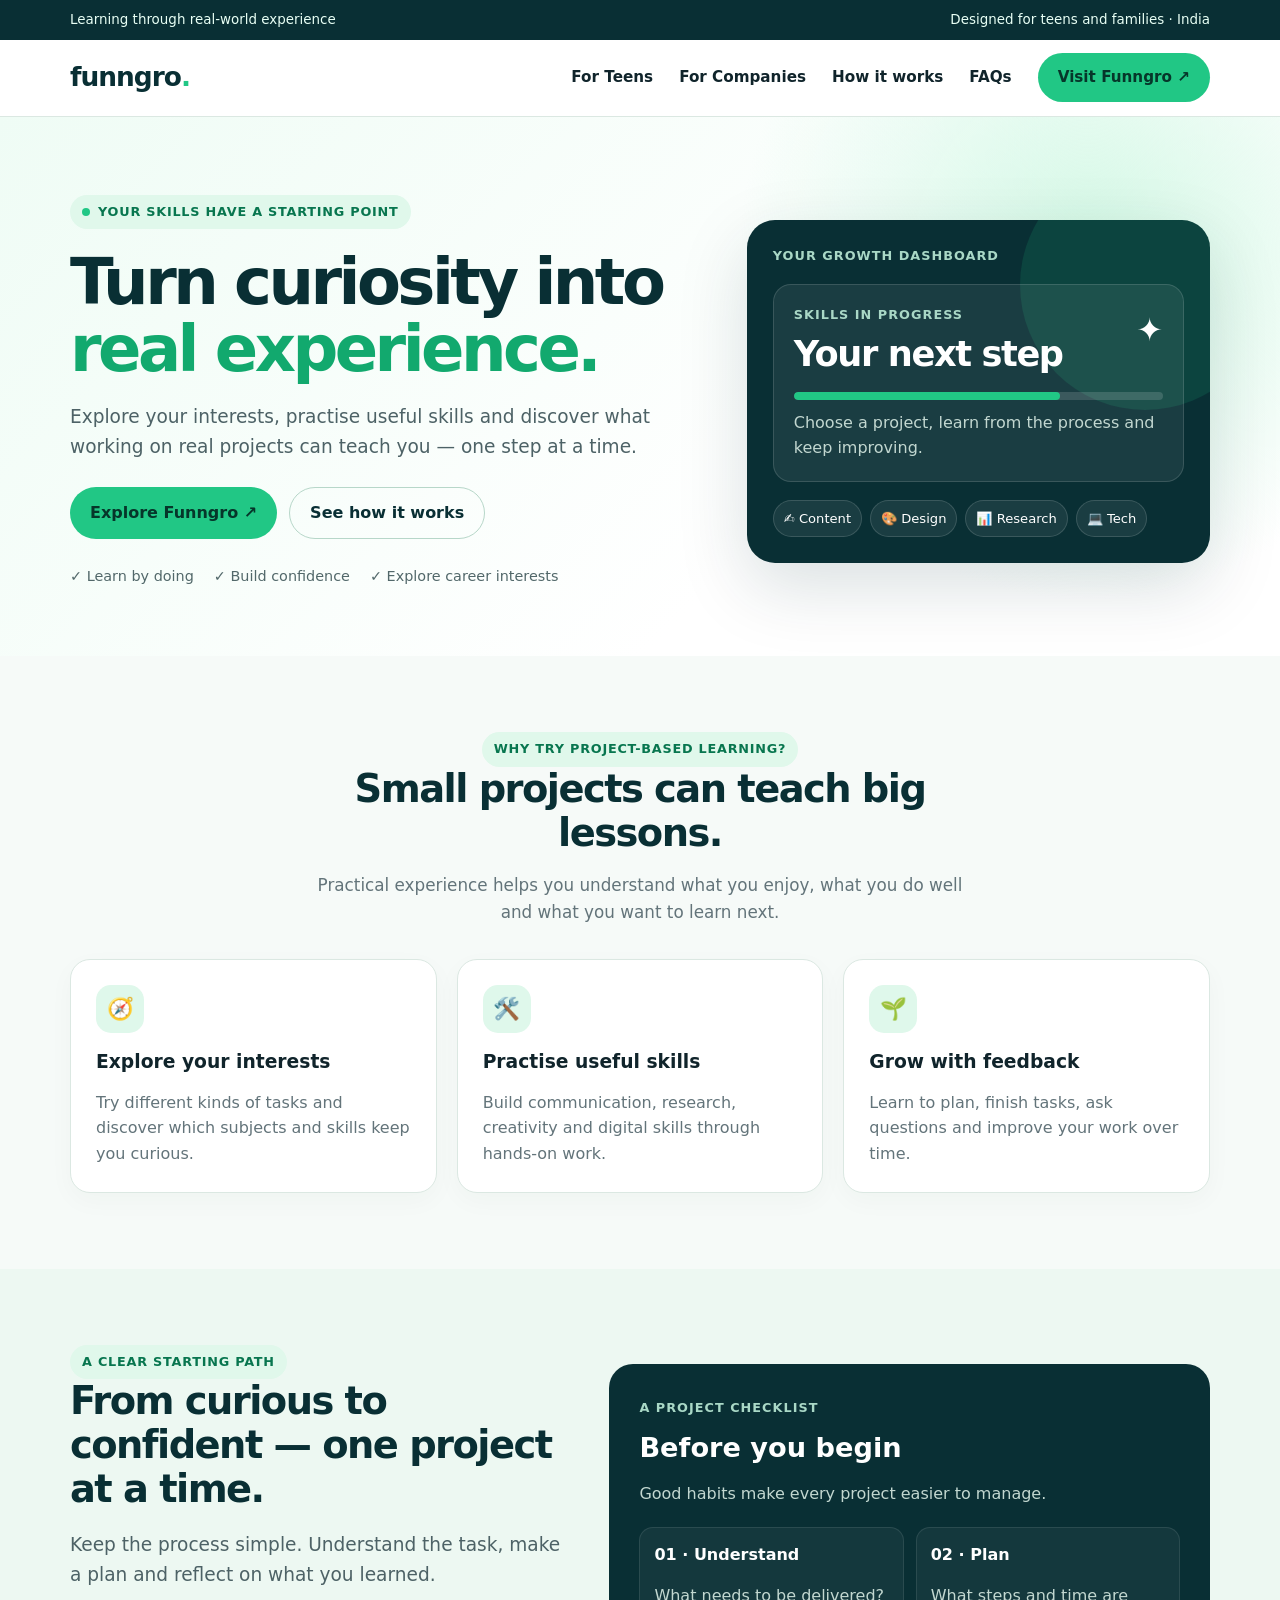
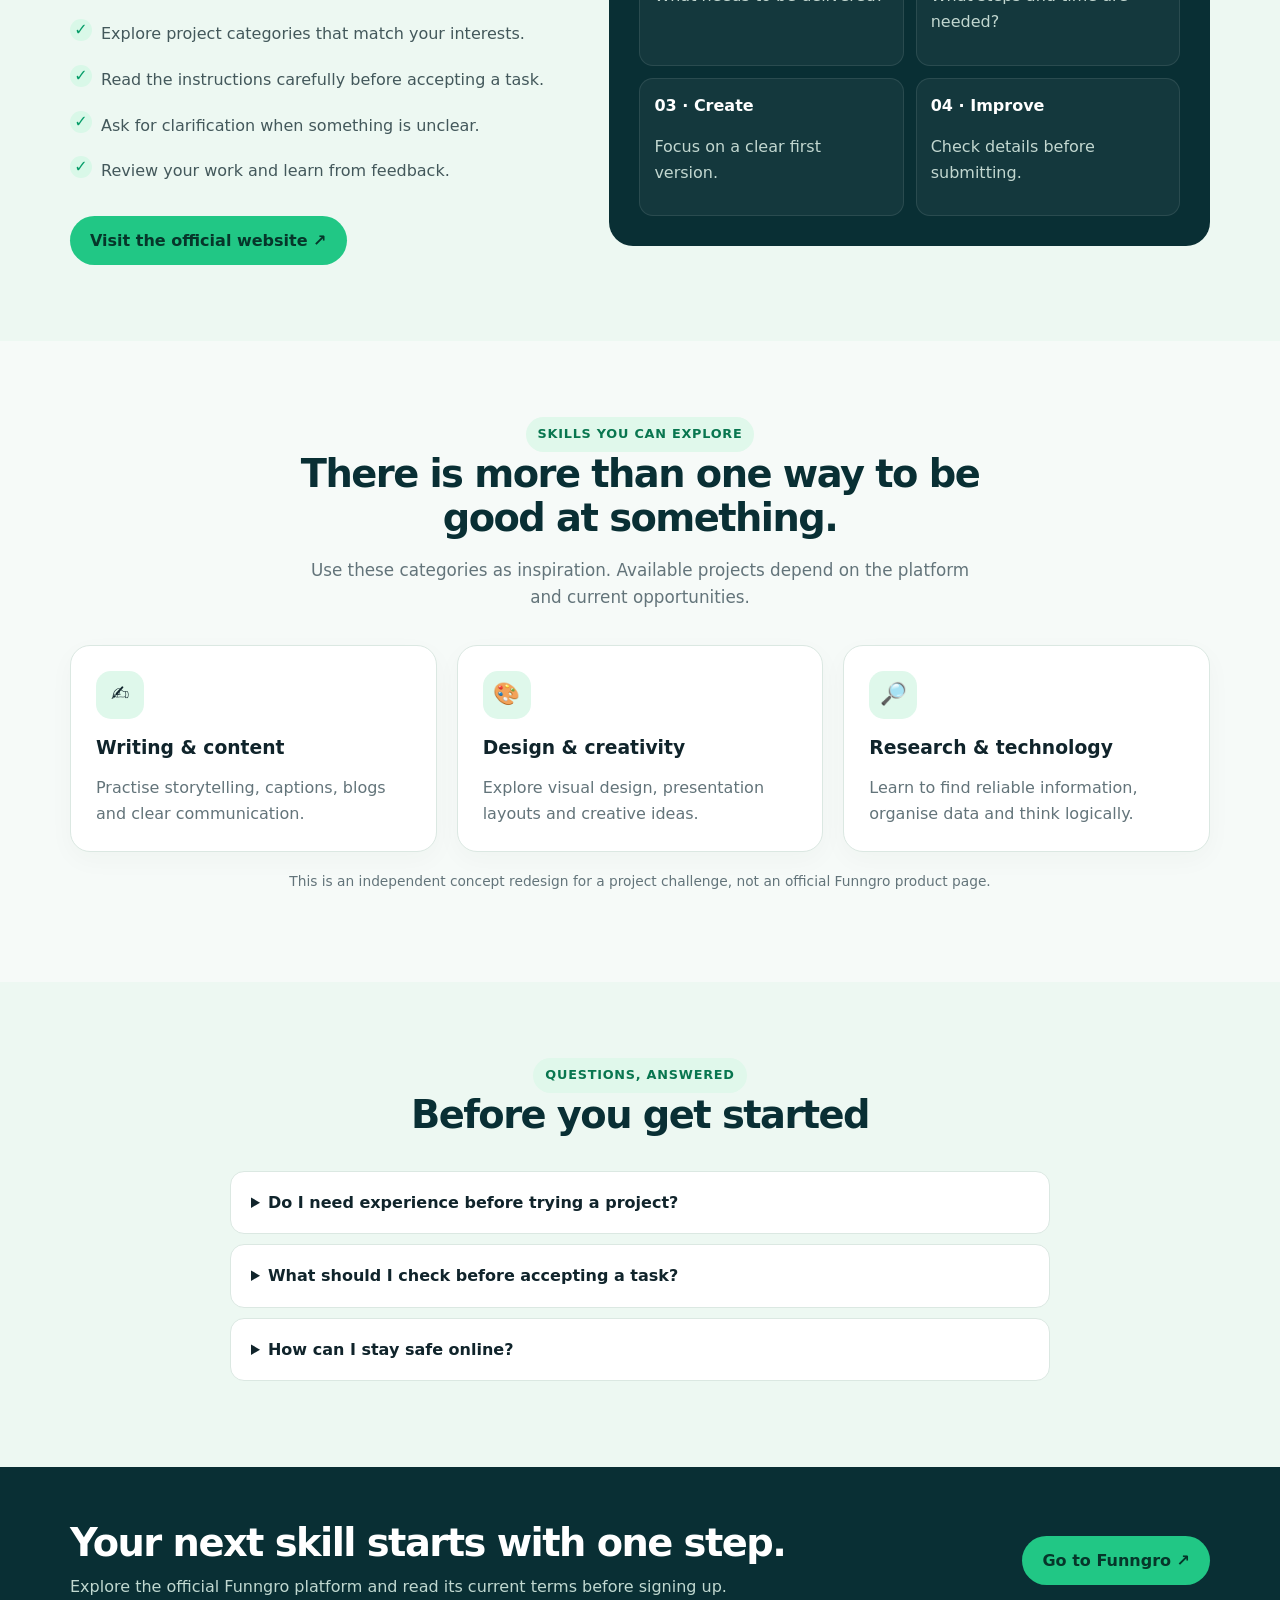
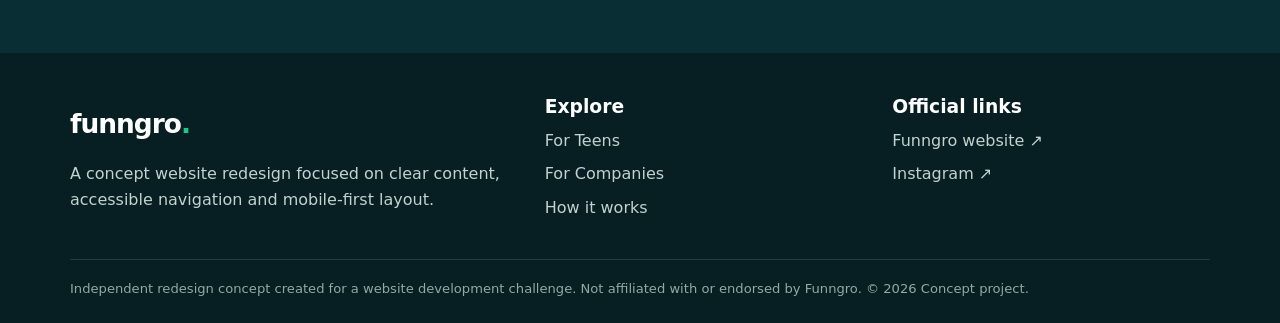
<file: index.html>
<!doctype html>
<html lang="en-IN">
<head>
<meta charset="utf-8"><meta name="viewport" content="width=device-width, initial-scale=1">
<title>Funngro for Teens | Learn Skills, Work on Projects & Grow</title>
<meta name="description" content="Explore real-world project experience, build practical skills and learn how to work with companies through Funngro's teen-focused platform.">
<link rel="canonical" href="https://www.funngro.com/teen"><meta name="robots" content="index,follow">
<meta property="og:title" content="Funngro for Teens | Learn by Doing"><meta property="og:description" content="Build skills, explore your interests and gain real-world project experience."><meta property="og:type" content="website">
<link rel="stylesheet" href="styles.css">
<script type="application/ld+json">{"@context":"https://schema.org","@type":"WebPage","name":"Funngro for Teens","description":"A concept redesign page for teens exploring skill-building and project experience.","isPartOf":{"@type":"WebSite","name":"Funngro","url":"https://www.funngro.com/"}}</script>
</head><body>
<div class="topbar"><div class="wrap"><span>Learning through real-world experience</span><span>Designed for teens and families · India</span></div></div>
<header class="nav"><div class="wrap nav-inner"><a class="logo" href="index.html" aria-label="Funngro home">funngro<span>.</span></a><button class="menu-btn" aria-label="Open navigation" aria-expanded="false">☰</button><nav class="navlinks" aria-label="Main navigation"><a href="index.html">For Teens</a><a href="company.html">For Companies</a><a href="#how">How it works</a><a href="#faq">FAQs</a><a class="btn" href="https://www.funngro.com/" target="_blank" rel="noopener">Visit Funngro ↗</a></nav></div></header>
<main>
<section class="hero"><div class="wrap hero-grid"><div><span class="eyebrow"><span class="dot"></span> Your skills have a starting point</span><h1>Turn curiosity into <span style="color:#12a96e">real experience.</span></h1><p class="lead">Explore your interests, practise useful skills and discover what working on real projects can teach you — one step at a time.</p><div class="actions"><a class="btn" href="https://www.funngro.com/" target="_blank" rel="noopener">Explore Funngro ↗</a><a class="btn btn-outline" href="#how">See how it works</a></div><div class="trust"><span>✓ Learn by doing</span><span>✓ Build confidence</span><span>✓ Explore career interests</span></div></div><aside class="hero-card" aria-label="Skill progress illustration"><div class="mini-label">Your growth dashboard</div><div class="earning-card"><div style="display:flex;justify-content:space-between;gap:10px"><div><div class="mini-label">Skills in progress</div><div class="amount">Your next step</div></div><div style="font-size:2rem">✦</div></div><div class="progress"><span></span></div><p style="color:#c2d7d0;margin:6px 0 0">Choose a project, learn from the process and keep improving.</p></div><div class="pill-row"><span class="pill">✍️ Content</span><span class="pill">🎨 Design</span><span class="pill">📊 Research</span><span class="pill">💻 Tech</span></div></aside></div></section>
<section class="section"><div class="wrap"><div class="section-head"><span class="eyebrow">Why try project-based learning?</span><h2>Small projects can teach big lessons.</h2><p>Practical experience helps you understand what you enjoy, what you do well and what you want to learn next.</p></div><div class="grid-3"><article class="card"><div class="icon">🧭</div><h3>Explore your interests</h3><p>Try different kinds of tasks and discover which subjects and skills keep you curious.</p></article><article class="card"><div class="icon">🛠️</div><h3>Practise useful skills</h3><p>Build communication, research, creativity and digital skills through hands-on work.</p></article><article class="card"><div class="icon">🌱</div><h3>Grow with feedback</h3><p>Learn to plan, finish tasks, ask questions and improve your work over time.</p></article></div></div></section>
<section class="section soft" id="how"><div class="wrap split"><div><span class="eyebrow">A clear starting path</span><h2>From curious to confident — one project at a time.</h2><p class="lead">Keep the process simple. Understand the task, make a plan and reflect on what you learned.</p><ul class="checklist"><li>Explore project categories that match your interests.</li><li>Read the instructions carefully before accepting a task.</li><li>Ask for clarification when something is unclear.</li><li>Review your work and learn from feedback.</li></ul><a class="btn" href="https://www.funngro.com/" target="_blank" rel="noopener">Visit the official website ↗</a></div><div class="feature-panel"><span class="mini-label">A project checklist</span><h3 style="font-size:1.7rem;margin-top:12px">Before you begin</h3><p>Good habits make every project easier to manage.</p><div class="feature-list"><div><strong>01 · Understand</strong><p>What needs to be delivered?</p></div><div><strong>02 · Plan</strong><p>What steps and time are needed?</p></div><div><strong>03 · Create</strong><p>Focus on a clear first version.</p></div><div><strong>04 · Improve</strong><p>Check details before submitting.</p></div></div></div></div></section>
<section class="section"><div class="wrap"><div class="section-head"><span class="eyebrow">Skills you can explore</span><h2>There is more than one way to be good at something.</h2><p>Use these categories as inspiration. Available projects depend on the platform and current opportunities.</p></div><div class="grid-3"><article class="card"><div class="icon">✍️</div><h3>Writing & content</h3><p>Practise storytelling, captions, blogs and clear communication.</p></article><article class="card"><div class="icon">🎨</div><h3>Design & creativity</h3><p>Explore visual design, presentation layouts and creative ideas.</p></article><article class="card"><div class="icon">🔎</div><h3>Research & technology</h3><p>Learn to find reliable information, organise data and think logically.</p></article></div><p class="note" style="text-align:center;margin-top:18px">This is an independent concept redesign for a project challenge, not an official Funngro product page.</p></div></section>
<section class="section soft" id="faq"><div class="wrap"><div class="section-head"><span class="eyebrow">Questions, answered</span><h2>Before you get started</h2></div><div class="faq"><details><summary>Do I need experience before trying a project?</summary><p>Not always. Start with tasks that match your current ability, read the requirements and be honest about what you can deliver.</p></details><details><summary>What should I check before accepting a task?</summary><p>Understand the expected output, deadline, eligibility requirements, review process and any payment terms shown on the official platform.</p></details><details><summary>How can I stay safe online?</summary><p>Use official channels, protect passwords and OTPs, involve a parent or trusted adult where appropriate, and never pay an unknown person to access a supposed opportunity.</p></details></div></div></section>
<section class="cta"><div class="wrap cta-inner"><div><h2>Your next skill starts with one step.</h2><p>Explore the official Funngro platform and read its current terms before signing up.</p></div><a class="btn" href="https://www.funngro.com/" target="_blank" rel="noopener">Go to Funngro ↗</a></div></section>
</main><footer class="footer"><div class="wrap"><div class="footer-grid"><div><a class="logo" href="index.html">funngro<span>.</span></a><p>A concept website redesign focused on clear content, accessible navigation and mobile-first layout.</p></div><div><h3>Explore</h3><a href="index.html">For Teens</a><a href="company.html">For Companies</a><a href="#how">How it works</a></div><div><h3>Official links</h3><a href="https://www.funngro.com/" target="_blank" rel="noopener">Funngro website ↗</a><a href="https://www.instagram.com/funngro/" target="_blank" rel="noopener">Instagram ↗</a></div></div><div class="fineprint">Independent redesign concept created for a website development challenge. Not affiliated with or endorsed by Funngro. © 2026 Concept project.</div></div></footer><script src="script.js"></script></body></html>
</file>
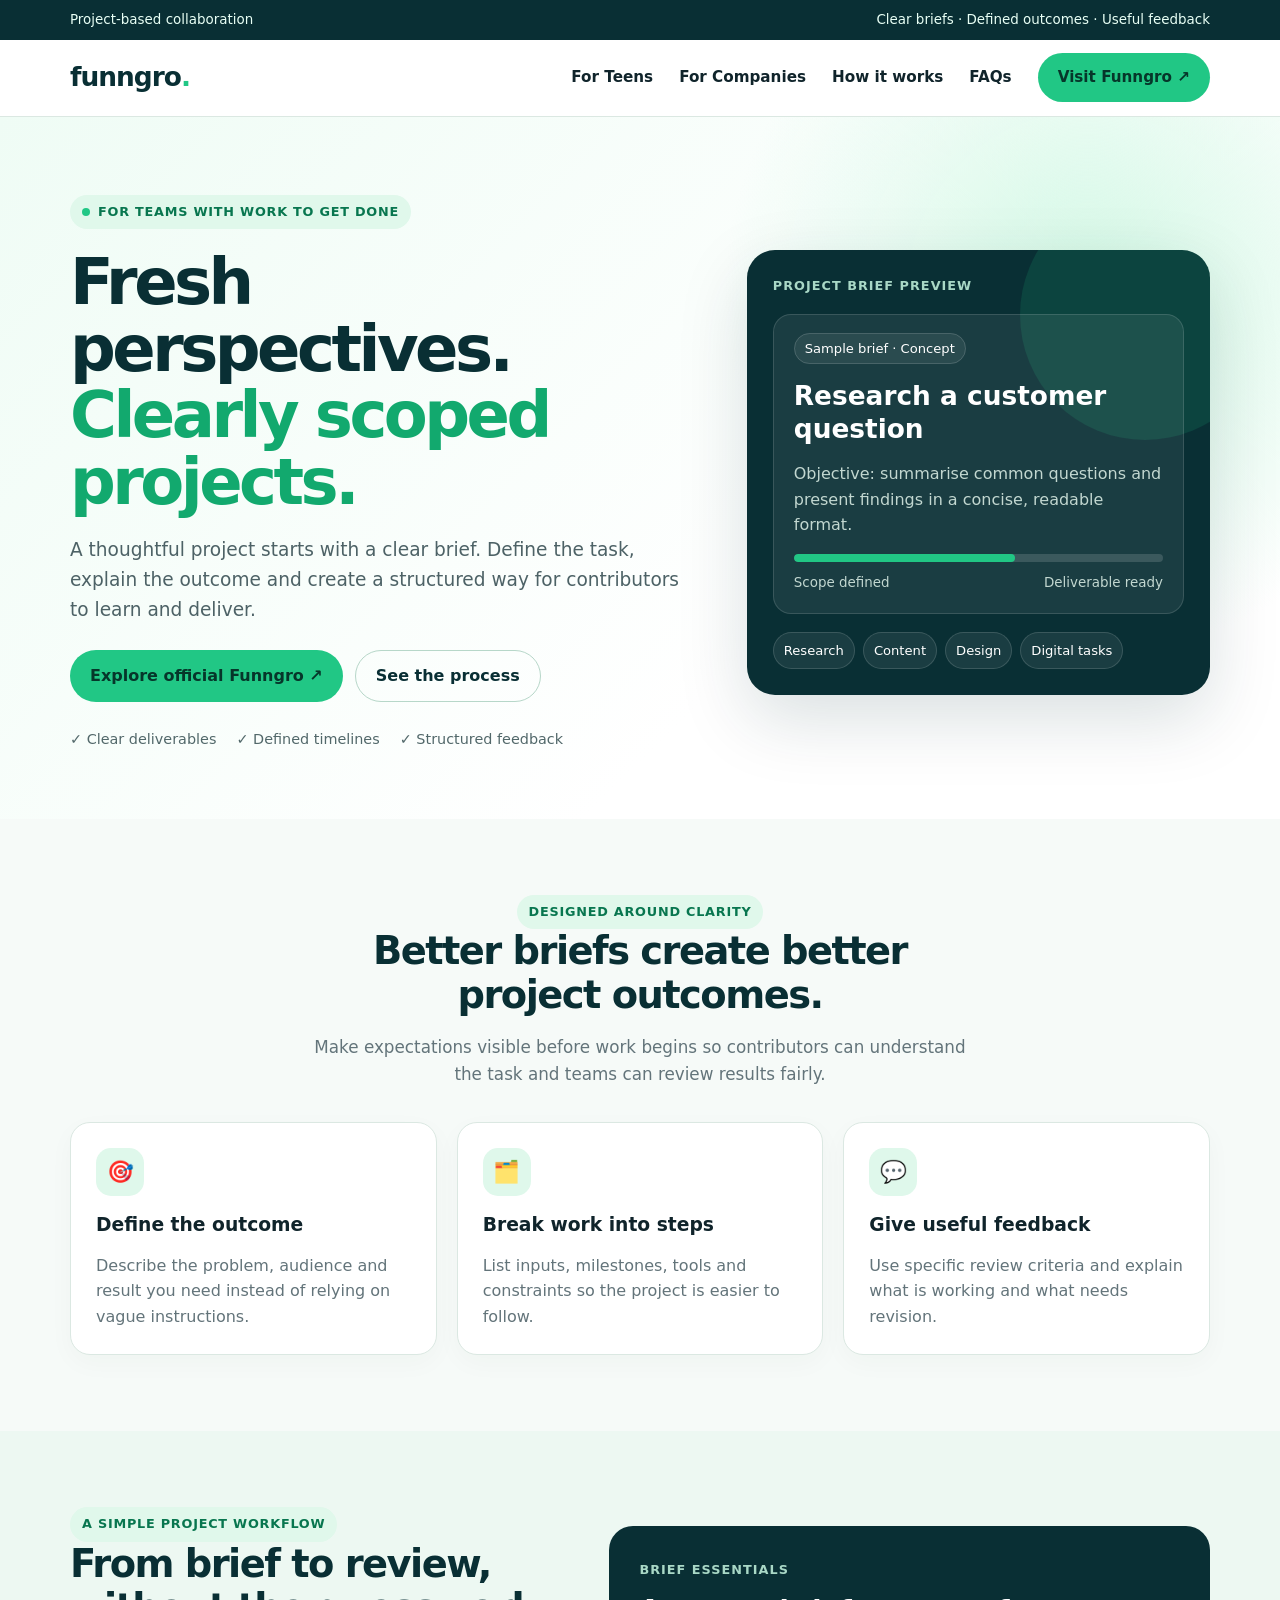
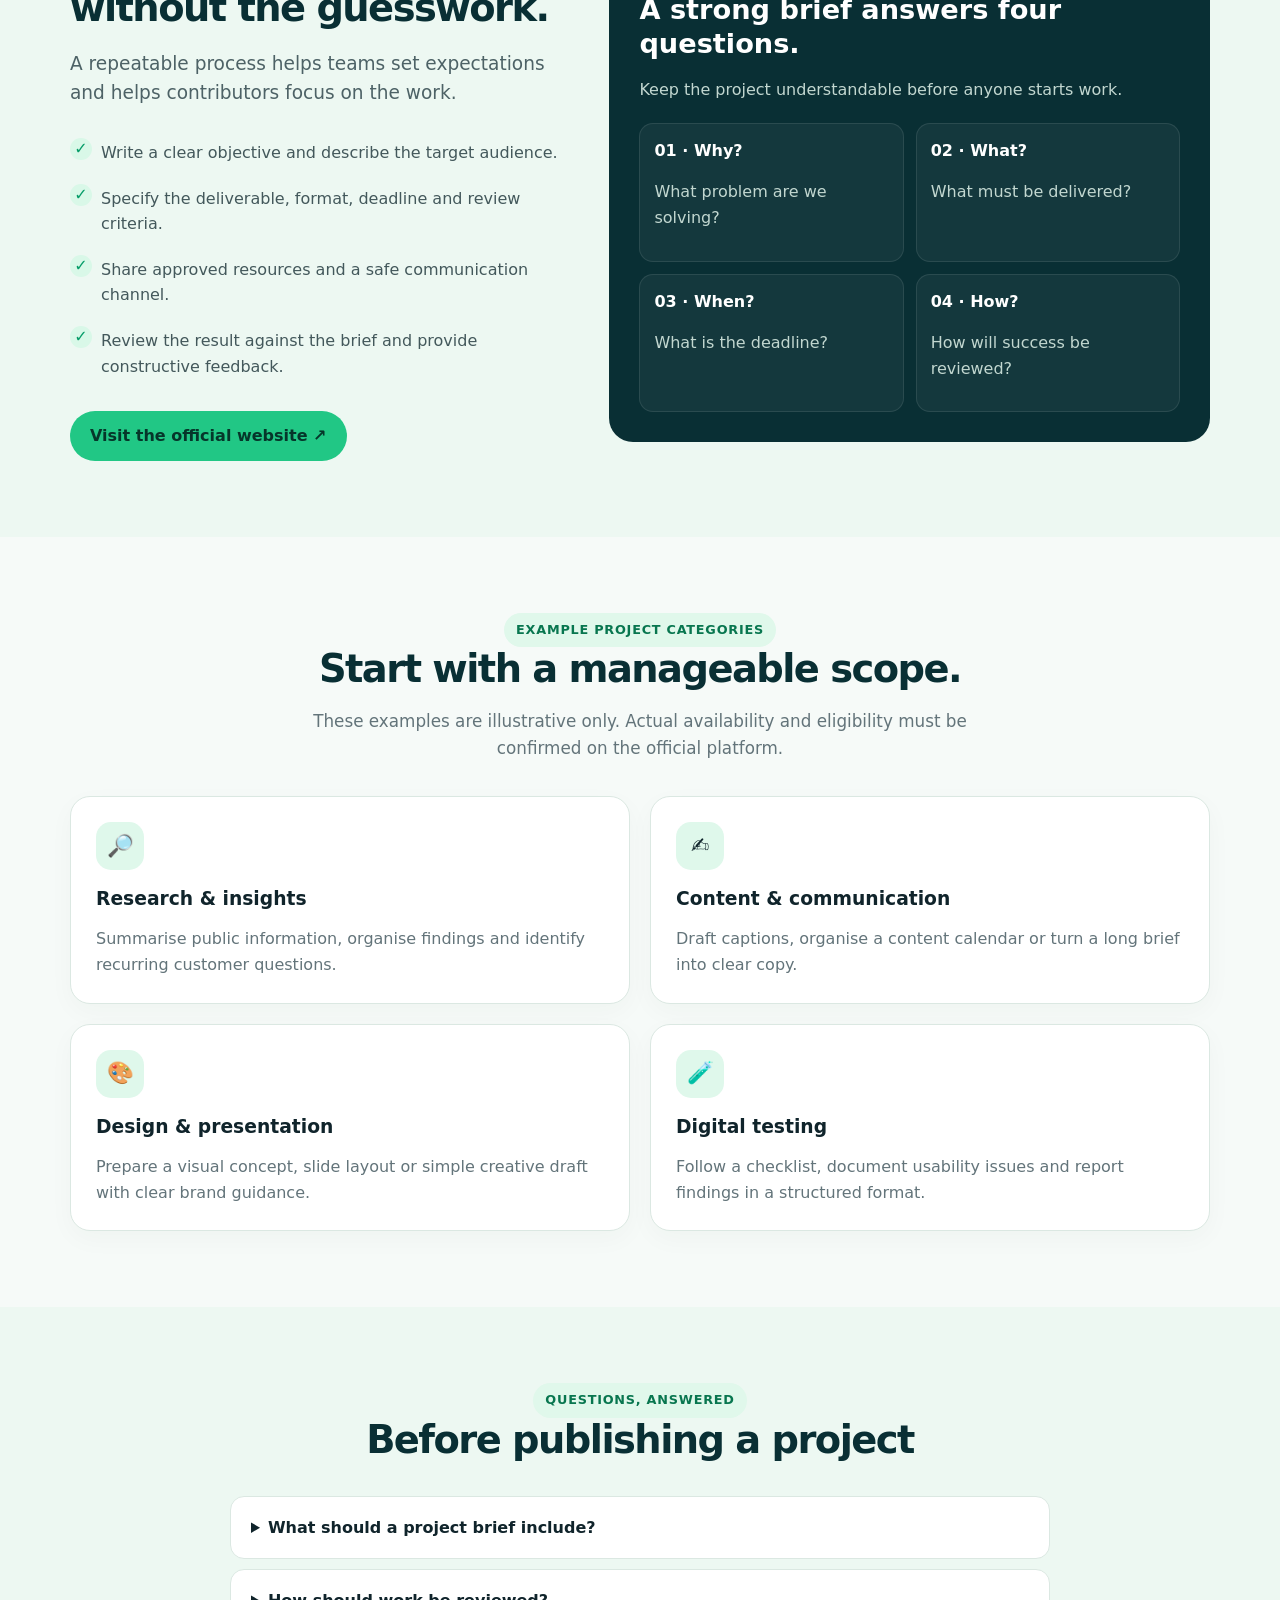
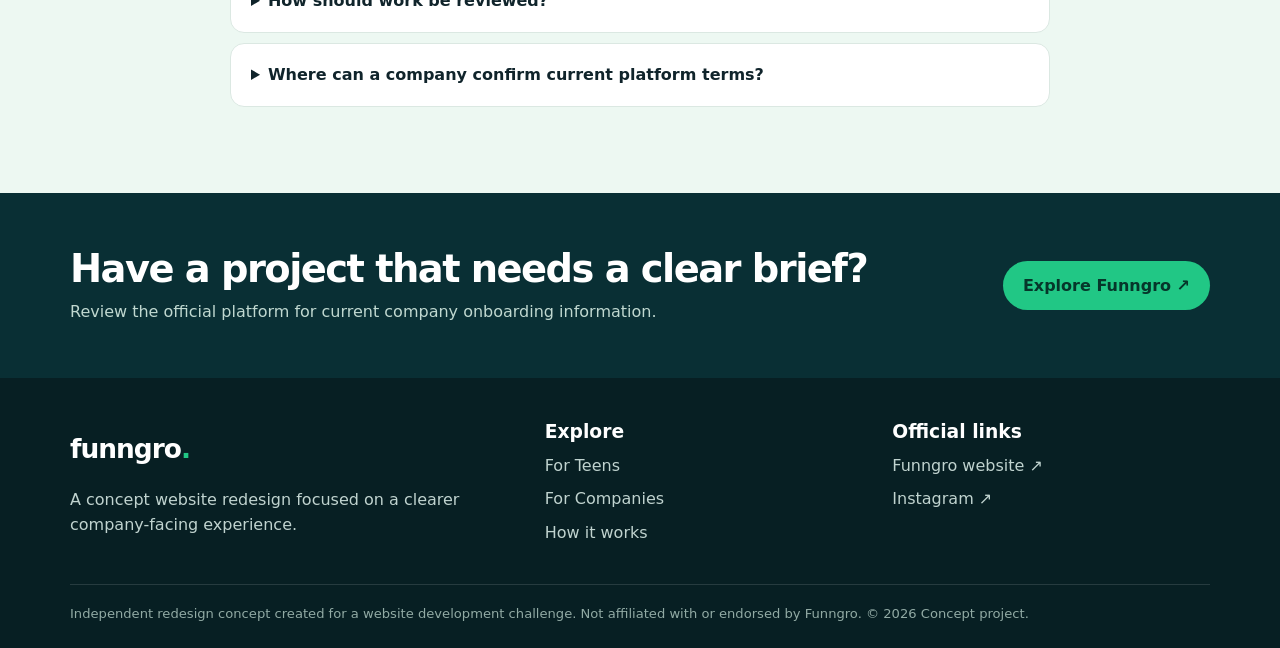
<file: company.html>
<!doctype html>
<html lang="en-IN">
<head>
<meta charset="utf-8"><meta name="viewport" content="width=device-width, initial-scale=1">
<title>Funngro for Companies | Discover Young Talent</title>
<meta name="description" content="A concept page for companies exploring project-based collaboration with young talent through clear briefs, defined deliverables and structured feedback.">
<link rel="canonical" href="https://www.funngro.com/company"><meta name="robots" content="index,follow">
<meta property="og:title" content="Funngro for Companies | Project-Based Collaboration"><meta property="og:description" content="Create clear briefs, define deliverables and help young talent learn through structured projects."><meta property="og:type" content="website">
<link rel="stylesheet" href="styles.css">
<script type="application/ld+json">{"@context":"https://schema.org","@type":"WebPage","name":"Funngro for Companies","description":"A concept redesign page for companies exploring project-based collaboration.","isPartOf":{"@type":"WebSite","name":"Funngro","url":"https://www.funngro.com/"}}</script>
</head><body>
<div class="topbar"><div class="wrap"><span>Project-based collaboration</span><span>Clear briefs · Defined outcomes · Useful feedback</span></div></div>
<header class="nav"><div class="wrap nav-inner"><a class="logo" href="index.html" aria-label="Funngro home">funngro<span>.</span></a><button class="menu-btn" aria-label="Open navigation" aria-expanded="false">☰</button><nav class="navlinks" aria-label="Main navigation"><a href="index.html">For Teens</a><a href="company.html">For Companies</a><a href="#process">How it works</a><a href="#faq">FAQs</a><a class="btn" href="https://www.funngro.com/" target="_blank" rel="noopener">Visit Funngro ↗</a></nav></div></header>
<main>
<section class="hero"><div class="wrap hero-grid"><div><span class="eyebrow"><span class="dot"></span> For teams with work to get done</span><h1>Fresh perspectives. <span style="color:#12a96e">Clearly scoped projects.</span></h1><p class="lead">A thoughtful project starts with a clear brief. Define the task, explain the outcome and create a structured way for contributors to learn and deliver.</p><div class="actions"><a class="btn" href="https://www.funngro.com/" target="_blank" rel="noopener">Explore official Funngro ↗</a><a class="btn btn-outline" href="#process">See the process</a></div><div class="trust"><span>✓ Clear deliverables</span><span>✓ Defined timelines</span><span>✓ Structured feedback</span></div></div><aside class="hero-card"><div class="mini-label">Project brief preview</div><div class="earning-card"><span class="pill">Sample brief · Concept</span><h3 style="font-size:1.65rem;margin-top:18px">Research a customer question</h3><p style="color:#c2d7d0">Objective: summarise common questions and present findings in a concise, readable format.</p><div class="progress"><span style="width:60%"></span></div><div style="display:flex;justify-content:space-between;color:#c2d7d0;font-size:.84rem"><span>Scope defined</span><span>Deliverable ready</span></div></div><div class="pill-row"><span class="pill">Research</span><span class="pill">Content</span><span class="pill">Design</span><span class="pill">Digital tasks</span></div></aside></div></section>
<section class="section"><div class="wrap"><div class="section-head"><span class="eyebrow">Designed around clarity</span><h2>Better briefs create better project outcomes.</h2><p>Make expectations visible before work begins so contributors can understand the task and teams can review results fairly.</p></div><div class="grid-3"><article class="card"><div class="icon">🎯</div><h3>Define the outcome</h3><p>Describe the problem, audience and result you need instead of relying on vague instructions.</p></article><article class="card"><div class="icon">🗂️</div><h3>Break work into steps</h3><p>List inputs, milestones, tools and constraints so the project is easier to follow.</p></article><article class="card"><div class="icon">💬</div><h3>Give useful feedback</h3><p>Use specific review criteria and explain what is working and what needs revision.</p></article></div></div></section>
<section class="section soft" id="process"><div class="wrap split"><div><span class="eyebrow">A simple project workflow</span><h2>From brief to review, without the guesswork.</h2><p class="lead">A repeatable process helps teams set expectations and helps contributors focus on the work.</p><ul class="checklist"><li>Write a clear objective and describe the target audience.</li><li>Specify the deliverable, format, deadline and review criteria.</li><li>Share approved resources and a safe communication channel.</li><li>Review the result against the brief and provide constructive feedback.</li></ul><a class="btn" href="https://www.funngro.com/" target="_blank" rel="noopener">Visit the official website ↗</a></div><div class="feature-panel"><span class="mini-label">Brief essentials</span><h3 style="font-size:1.7rem;margin-top:12px">A strong brief answers four questions.</h3><p>Keep the project understandable before anyone starts work.</p><div class="feature-list"><div><strong>01 · Why?</strong><p>What problem are we solving?</p></div><div><strong>02 · What?</strong><p>What must be delivered?</p></div><div><strong>03 · When?</strong><p>What is the deadline?</p></div><div><strong>04 · How?</strong><p>How will success be reviewed?</p></div></div></div></div></section>
<section class="section"><div class="wrap"><div class="section-head"><span class="eyebrow">Example project categories</span><h2>Start with a manageable scope.</h2><p>These examples are illustrative only. Actual availability and eligibility must be confirmed on the official platform.</p></div><div class="grid-2"><article class="card"><div class="icon">🔎</div><h3>Research & insights</h3><p>Summarise public information, organise findings and identify recurring customer questions.</p></article><article class="card"><div class="icon">✍️</div><h3>Content & communication</h3><p>Draft captions, organise a content calendar or turn a long brief into clear copy.</p></article><article class="card"><div class="icon">🎨</div><h3>Design & presentation</h3><p>Prepare a visual concept, slide layout or simple creative draft with clear brand guidance.</p></article><article class="card"><div class="icon">🧪</div><h3>Digital testing</h3><p>Follow a checklist, document usability issues and report findings in a structured format.</p></article></div></div></section>
<section class="section soft" id="faq"><div class="wrap"><div class="section-head"><span class="eyebrow">Questions, answered</span><h2>Before publishing a project</h2></div><div class="faq"><details><summary>What should a project brief include?</summary><p>Objective, target audience, expected deliverable, scope, deadline, required resources, eligibility, review criteria and any relevant payment terms.</p></details><details><summary>How should work be reviewed?</summary><p>Use criteria that were shared in advance, provide specific feedback and avoid asking for work outside the agreed scope.</p></details><details><summary>Where can a company confirm current platform terms?</summary><p>Use the official Funngro website and review its current policies, eligibility requirements and business onboarding process before starting.</p></details></div></div></section>
<section class="cta"><div class="wrap cta-inner"><div><h2>Have a project that needs a clear brief?</h2><p>Review the official platform for current company onboarding information.</p></div><a class="btn" href="https://www.funngro.com/" target="_blank" rel="noopener">Explore Funngro ↗</a></div></section>
</main><footer class="footer"><div class="wrap"><div class="footer-grid"><div><a class="logo" href="index.html">funngro<span>.</span></a><p>A concept website redesign focused on a clearer company-facing experience.</p></div><div><h3>Explore</h3><a href="index.html">For Teens</a><a href="company.html">For Companies</a><a href="#process">How it works</a></div><div><h3>Official links</h3><a href="https://www.funngro.com/" target="_blank" rel="noopener">Funngro website ↗</a><a href="https://www.instagram.com/funngro/" target="_blank" rel="noopener">Instagram ↗</a></div></div><div class="fineprint">Independent redesign concept created for a website development challenge. Not affiliated with or endorsed by Funngro. © 2026 Concept project.</div></div></footer><script src="script.js"></script></body></html>
</file>
<file: styles.css>
:root{--ink:#10242b;--deep:#092f34;--green:#21c785;--mint:#dff8eb;--paper:#f6faf8;--muted:#63747a;--line:#dbe8e2;--white:#fff;--orange:#ffb65a}
*{box-sizing:border-box}html{scroll-behavior:smooth}body{margin:0;font-family:Inter,ui-sans-serif,system-ui,-apple-system,BlinkMacSystemFont,"Segoe UI",sans-serif;color:var(--ink);background:var(--paper);line-height:1.6}a{color:inherit;text-decoration:none}button,a{ -webkit-tap-highlight-color:transparent}.wrap{width:min(1140px,calc(100% - 40px));margin:auto}.topbar{background:var(--deep);color:#e8fff5;font-size:.84rem;padding:9px 0}.topbar .wrap{display:flex;justify-content:space-between;gap:15px;flex-wrap:wrap}.nav{background:#fff;border-bottom:1px solid var(--line);position:sticky;top:0;z-index:10}.nav-inner{height:76px;display:flex;align-items:center;justify-content:space-between;gap:24px}.logo{font-size:1.65rem;font-weight:900;letter-spacing:-1px;color:var(--deep)}.logo span{color:var(--green)}.navlinks{display:flex;gap:26px;align-items:center;font-size:.95rem;font-weight:650}.navlinks a:hover{color:#079d69}.btn{display:inline-flex;align-items:center;justify-content:center;padding:12px 20px;border-radius:999px;background:var(--green);color:#06362a;font-weight:800;border:0;cursor:pointer;transition:.2s}.btn:hover{transform:translateY(-2px);box-shadow:0 9px 22px #21c78535}.btn-outline{background:transparent;border:1px solid #b7d7c9;color:var(--deep)}.menu-btn{display:none;background:none;border:0;font-size:1.5rem}.hero{padding:78px 0 68px;background:radial-gradient(circle at 85% 25%,#d3f8e5 0,transparent 30%),linear-gradient(135deg,#effcf5,#fff 65%)}.hero-grid{display:grid;grid-template-columns:1.15fr .85fr;gap:50px;align-items:center}.eyebrow{display:inline-flex;gap:8px;align-items:center;background:#e0f8eb;color:#08764f;padding:7px 12px;border-radius:999px;font-size:.8rem;font-weight:800;text-transform:uppercase;letter-spacing:.06em}.dot{width:8px;height:8px;background:var(--green);border-radius:50%}h1{font-size:clamp(2.5rem,5vw,4.6rem);line-height:1.04;letter-spacing:-.055em;margin:20px 0 20px;color:var(--deep)}h2{font-size:clamp(1.8rem,3vw,2.7rem);letter-spacing:-.04em;line-height:1.15;margin:0 0 15px;color:var(--deep)}h3{line-height:1.25;margin:0 0 9px}.lead{font-size:1.16rem;color:#4d6266;max-width:650px}.actions{display:flex;gap:12px;flex-wrap:wrap;margin:26px 0}.trust{display:flex;gap:20px;flex-wrap:wrap;color:#52686a;font-size:.9rem;margin-top:20px}.hero-card{background:var(--deep);color:white;padding:26px;border-radius:28px;box-shadow:0 24px 70px #092f3426;position:relative;overflow:hidden}.hero-card:before{content:"";position:absolute;width:250px;height:250px;border-radius:50%;background:#21c78522;right:-60px;top:-60px}.hero-card>*{position:relative}.mini-label{font-size:.8rem;color:#a9d8c6;text-transform:uppercase;letter-spacing:.08em;font-weight:800}.earning-card{background:#ffffff12;border:1px solid #ffffff22;border-radius:18px;padding:20px;margin:18px 0}.amount{font-size:2.2rem;font-weight:900;letter-spacing:-.04em}.progress{height:8px;border-radius:20px;background:#ffffff25;overflow:hidden;margin:10px 0}.progress span{display:block;width:72%;height:100%;background:var(--green);border-radius:20px}.pill-row{display:flex;gap:8px;flex-wrap:wrap}.pill{background:#ffffff12;border:1px solid #ffffff24;padding:7px 10px;border-radius:999px;font-size:.82rem}.section{padding:76px 0}.section-head{max-width:680px;margin:0 auto 34px;text-align:center}.section-head p{color:var(--muted);font-size:1.05rem}.grid-3{display:grid;grid-template-columns:repeat(3,1fr);gap:20px}.grid-2{display:grid;grid-template-columns:repeat(2,1fr);gap:20px}.card{background:white;border:1px solid var(--line);border-radius:20px;padding:25px;box-shadow:0 8px 26px #163b2c08}.icon{width:48px;height:48px;border-radius:15px;background:var(--mint);display:grid;place-items:center;font-size:1.35rem;margin-bottom:17px}.card p{color:var(--muted);margin-bottom:0}.number{font-size:.8rem;color:#079d69;font-weight:900;letter-spacing:.1em}.soft{background:#edf8f2}.split{display:grid;grid-template-columns:.9fr 1.1fr;gap:48px;align-items:center}.checklist{list-style:none;padding:0;margin:22px 0}.checklist li{padding:10px 0 10px 31px;position:relative;color:#43585b}.checklist li:before{content:"✓";position:absolute;left:0;top:8px;color:#079d69;font-weight:900;background:#d9f8e8;width:22px;height:22px;text-align:center;border-radius:50%;line-height:22px}.feature-panel{background:var(--deep);border-radius:24px;padding:30px;color:#fff}.feature-panel h3{color:#fff}.feature-panel p{color:#c2d7d0}.feature-list{display:grid;grid-template-columns:1fr 1fr;gap:12px;margin-top:20px}.feature-list div{background:#ffffff0c;border:1px solid #ffffff18;padding:14px;border-radius:14px}.cta{padding:54px 0;background:var(--deep);color:white}.cta-inner{display:flex;align-items:center;justify-content:space-between;gap:30px}.cta h2{color:white;margin-bottom:8px}.cta p{color:#c0d8d0;margin:0}.faq{max-width:820px;margin:auto}.faq details{background:#fff;border:1px solid var(--line);padding:18px 20px;border-radius:14px;margin:10px 0}.faq summary{font-weight:800;cursor:pointer}.faq p{color:var(--muted);margin-bottom:0}.footer{background:#071f23;color:#c0d3cf;padding:42px 0 24px}.footer-grid{display:grid;grid-template-columns:1.4fr 1fr 1fr;gap:30px}.footer .logo{color:white}.footer h3{color:white}.footer a{display:block;margin:8px 0;color:#c0d3cf}.fineprint{border-top:1px solid #ffffff20;margin-top:30px;padding-top:18px;font-size:.82rem;color:#91aaa4}.page-hero{padding:60px 0;background:linear-gradient(135deg,#e6fbef,#fff)}.page-hero .hero-grid{grid-template-columns:1fr .7fr}.stat-grid{display:grid;grid-template-columns:repeat(3,1fr);gap:12px;margin-top:25px}.stat{padding:18px;background:#fff;border:1px solid var(--line);border-radius:16px}.stat strong{display:block;font-size:1.5rem;color:var(--deep)}.stat span{font-size:.85rem;color:var(--muted)}.note{font-size:.86rem;color:var(--muted)}.audit-banner{background:#fff6e8;border:1px solid #ffe0ae;padding:15px 18px;border-radius:14px;color:#694615;margin-top:20px}.mobile-only{display:none}
@media(max-width:850px){.hero-grid,.split,.page-hero .hero-grid{grid-template-columns:1fr}.hero{padding:52px 0}.grid-3{grid-template-columns:1fr 1fr}.cta-inner{align-items:flex-start;flex-direction:column}.navlinks{gap:14px}.footer-grid{grid-template-columns:1fr 1fr}}
@media(max-width:620px){.wrap{width:min(100% - 28px,1140px)}.nav-inner{height:66px}.menu-btn{display:block}.navlinks{display:none;position:absolute;left:0;right:0;top:66px;background:white;padding:18px 22px;border-bottom:1px solid var(--line);flex-direction:column;align-items:stretch}.navlinks.open{display:flex}.navlinks .btn{width:100%}.grid-3,.grid-2,.feature-list{grid-template-columns:1fr}.section{padding:54px 0}.hero-card{padding:20px}.stat-grid{grid-template-columns:1fr 1fr}.footer-grid{grid-template-columns:1fr}.topbar .wrap{font-size:.75rem}.trust{gap:10px}.actions .btn{width:100%}}
</file>
